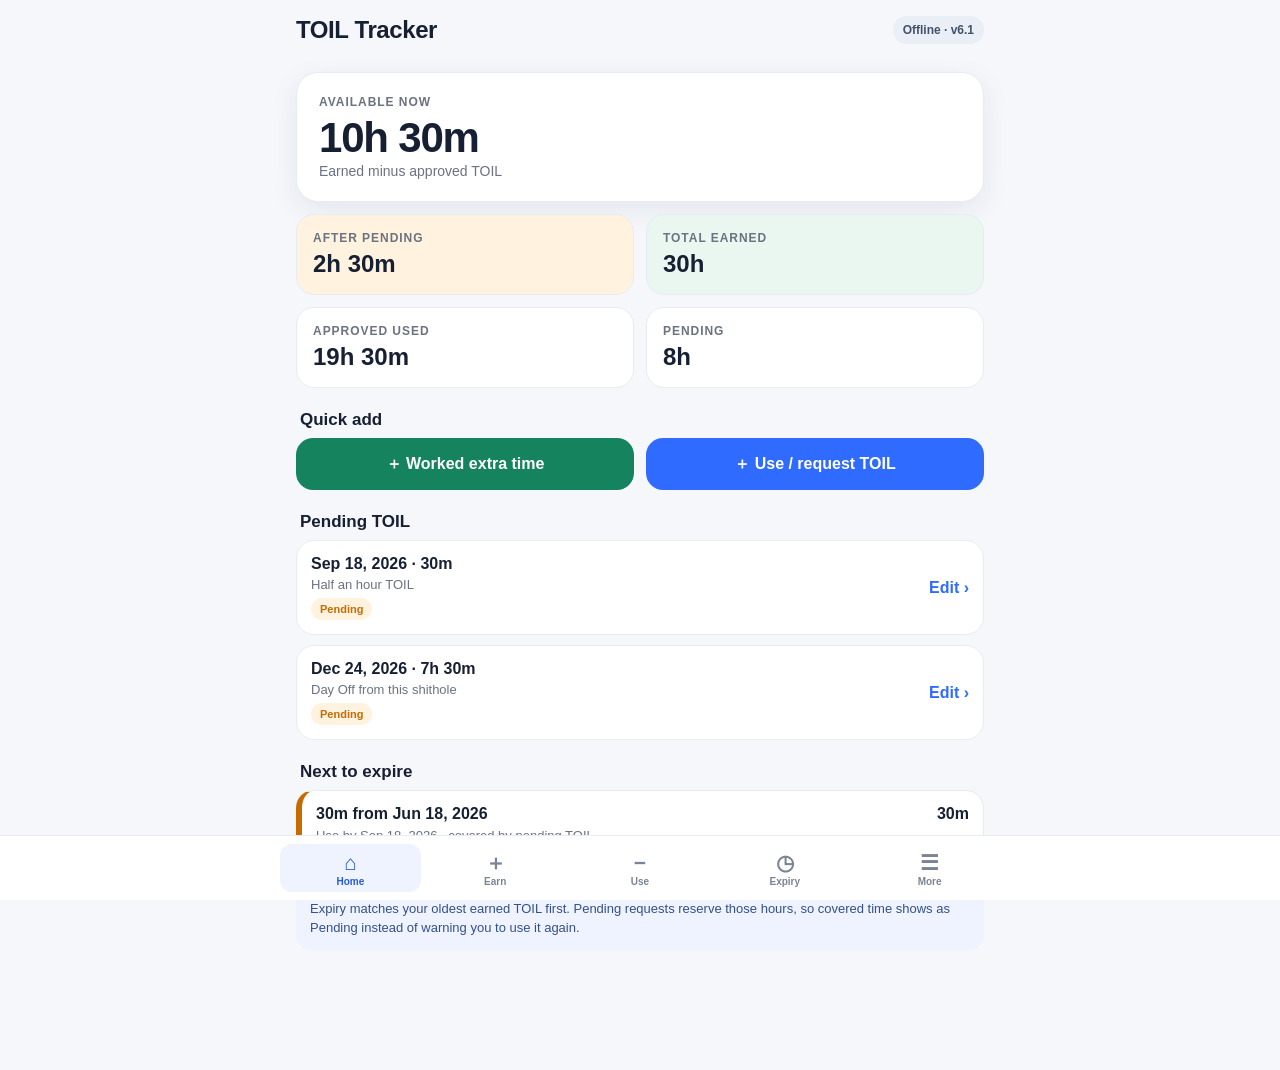
<file: index.html>
<!doctype html>
<html lang="en">
<head>
<meta charset="utf-8"><meta name="viewport" content="width=device-width,initial-scale=1,viewport-fit=cover">
<meta name="theme-color" content="#17324d">
<link rel="manifest" href="manifest.json">
<link rel="icon" href="icon.svg" type="image/svg+xml">
<title>TOIL Tracker</title>
<link rel="stylesheet" href="styles.css">
</head>
<body>
<div class="app">
  <header class="topbar"><div class="brand"><h1>TOIL Tracker</h1><div class="pill">Offline · v6.1</div></div></header>
  <main>
    <section id="home" class="screen active">
      <div class="card hero"><div class="eyebrow">Available now</div><div class="big" id="availableNow">—</div><div class="sub">Earned minus approved TOIL</div></div>
      <div class="grid2">
        <div class="metric orange"><div class="eyebrow">After pending</div><div class="v" id="afterPending">—</div></div>
        <div class="metric green"><div class="eyebrow">Total earned</div><div class="v" id="earnedTotal">—</div></div>
      </div>
      <div class="grid2" style="margin-top:12px">
        <div class="metric"><div class="eyebrow">Approved used</div><div class="v" id="approvedTotal">—</div></div>
        <div class="metric"><div class="eyebrow">Pending</div><div class="v" id="pendingTotal">—</div></div>
      </div>
      <div class="section-title">Quick add</div>
      <div class="quick">
        <button class="btn green" onclick="showScreen('earn')">＋ Worked extra time</button>
        <button class="btn primary" onclick="showScreen('take')">＋ Use / request TOIL</button>
      </div>
      <div class="section-title">Pending TOIL</div><div id="pendingHomeList" class="list"></div><div class="section-title">Next to expire</div><div id="nextExpiry"></div>
      <div class="notice">Expiry matches your oldest earned TOIL first. Pending requests reserve those hours, so covered time shows as Pending instead of warning you to use it again.</div>
    </section>

    <section id="earn" class="screen">
      <div class="card"><div class="section-title" style="margin-top:0">Log extra time worked</div>
      <form id="earnedForm">
        <label>Date<input id="earnDate" type="date" required></label>
        <div><label>Time worked</label><div class="duration">
          <label>Hours<input id="earnHours" type="number" min="0" max="24" inputmode="numeric"></label>
          <label>Minutes<input id="earnMinutes" type="number" min="0" max="59" inputmode="numeric"></label>
        </div></div>
        <div class="chips"><button type="button" class="chip" onclick="setDuration('earn',60)">1 hour</button><button type="button" class="chip" onclick="setDuration('earn',30)">30 min</button><button type="button" class="chip" onclick="setDuration('earn',450)">7h 30m</button></div>
        <label>What was it for? <span style="font-weight:400">(optional)</span><textarea id="earnNote" placeholder="e.g. QFTs"></textarea></label>
        <button class="btn green" type="submit">Save earned time</button>
      </form></div>
    </section>

    <section id="take" class="screen">
      <div class="card"><div class="section-title" id="takeFormTitle" style="margin-top:0">Log TOIL request / use</div>
      <form id="takenForm">
        <label>Date<input id="takeDate" type="date" required></label>
        <div><label>TOIL time</label><div class="duration">
          <label>Hours<input id="takeHours" type="number" min="0" max="24" inputmode="numeric"></label>
          <label>Minutes<input id="takeMinutes" type="number" min="0" max="59" inputmode="numeric"></label>
        </div></div>
        <div class="chips"><button type="button" class="chip" onclick="setDuration('take',450)">Full day · 7h 30m</button><button type="button" class="chip" onclick="setDuration('take',225)">Half day · 3h 45m</button><button type="button" class="chip" onclick="setDuration('take',60)">1 hour</button></div>
        <label>Status<select id="takeStatus"><option>Requested</option><option>Approved</option><option>Rejected</option><option>Cancelled</option></select></label>
        <label>Note <span style="font-weight:400">(optional)</span><textarea id="takeNote" placeholder="e.g. Day off"></textarea></label>
        <button class="btn primary" id="takeSubmitBtn" type="submit">Save TOIL entry</button><button class="btn ghost" id="cancelTakenEdit" type="button" onclick="cancelTakenEdit()" style="display:none">Cancel edit</button>
      </form></div>
    </section>

    <section id="expiry" class="screen">
      <div class="card"><div class="section-title" style="margin-top:0">3‑month expiry</div>
      <div class="sub">Green = 31+ days · Orange = 15–30 days · Red = 14 days or less.</div></div>
      <div id="expiryList" class="list"></div>
    </section>

    <section id="more" class="screen more-screen">
      <div class="card"><div class="section-title" style="margin-top:0">History</div><div class="history-controls"><select id="historySort" onchange="renderHistory()"><option value="newest" selected>Newest first</option><option value="oldest">Oldest first</option></select><select id="historyTypeFilter" onchange="renderHistory()"><option>All</option><option>Earned</option><option>TOIL</option></select><select id="historyStatusFilter" onchange="renderHistory()"><option>All</option><option>Requested</option><option>Approved</option><option>Rejected</option><option>Cancelled</option></select><input id="historySearch" type="search" placeholder="Search notes or dates…" oninput="renderHistory()"></div><div id="historyList" class="list"></div></div>

      <div class="card more-card overtime-card"><div class="section-title" style="margin-top:0">Overtime</div>
      <form id="overtimeForm">
        <label>Date<input id="otDate" type="date" required></label>
        <div class="duration"><label>Hours<input id="otHours" type="number" min="0" max="24" inputmode="numeric"></label><label>Minutes<input id="otMinutes" type="number" min="0" max="59" inputmode="numeric"></label></div>
        <label>Type<select id="otType"><option>Paid overtime</option><option>Saturday enhancement</option><option>Other</option></select></label>
        <label>Status<select id="otStatus"><option>To submit</option><option>Submitted</option><option>Approved</option><option>Paid</option><option>Logged</option></select></label>
        <label>Note<textarea id="otNote" placeholder="Optional"></textarea></label>
        <button class="btn secondary" type="submit">Save overtime</button>
      </form>
      <hr><div id="overtimeList" class="list"></div></div>

      <div class="card more-card data-card"><div class="section-title" style="margin-top:0">Data & updates</div>
        <div class="notice">Before installing a new build, download your data here. In the new build, use Upload data to restore everything.</div>
        <div class="quick" style="margin-top:12px"><button id="backupBtn" class="btn ghost">Download data</button><label class="btn ghost" style="text-align:center">Upload data<input id="restoreFile" type="file" accept=".json,application/json" style="display:none"></label></div>
        <button id="resetBtn" class="btn ghost" style="width:100%;margin-top:12px">Reset app data</button>
      </div>
    </section>
  </main>
</div>
<nav class="bottomnav"><div class="navinner">
  <button class="navbtn active" data-screen="home"><span>⌂</span>Home</button>
  <button class="navbtn" data-screen="earn"><span>＋</span>Earn</button>
  <button class="navbtn" data-screen="take"><span>−</span>Use</button>
  <button class="navbtn" data-screen="expiry"><span>◷</span>Expiry</button>
  <button class="navbtn" data-screen="more"><span>☰</span>More</button>
</div></nav>
<script src="app.js"></script>
</body></html>
</file>
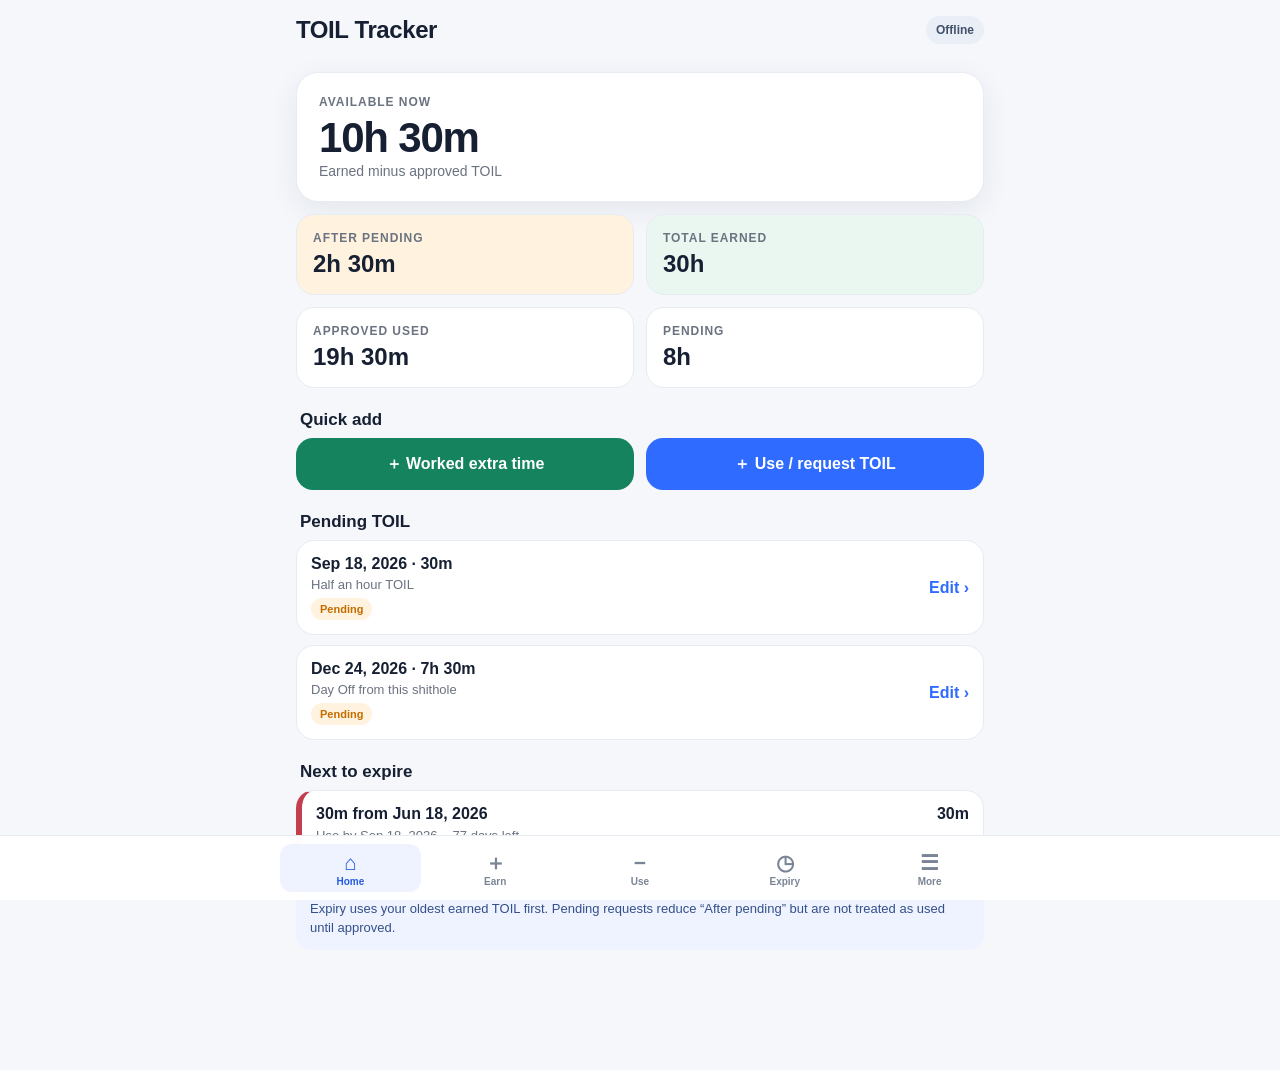
<file: TOIL_Tracker_Standalone.html>
<!doctype html>
<html lang="en">
<head>
<meta charset="utf-8"><meta name="viewport" content="width=device-width,initial-scale=1,viewport-fit=cover">
<meta name="theme-color" content="#17324d">


<title>TOIL Tracker</title>
<style>
:root{
  --bg:#f5f7fb;--card:#fff;--text:#172033;--muted:#6b7280;--line:#e7ebf2;
  --navy:#17324d;--blue:#2f6bff;--green:#16835f;--green-bg:#e9f7f0;
  --orange:#c56b00;--orange-bg:#fff3df;--red:#c33f50;--red-bg:#fdecef;
  --grey-bg:#f1f3f6;--shadow:0 8px 28px rgba(24,39,75,.08);--r:22px;
}
*{box-sizing:border-box}
html,body{margin:0;padding:0;background:var(--bg);color:var(--text);font-family:-apple-system,BlinkMacSystemFont,"Segoe UI",Roboto,Arial,sans-serif}
body{padding-bottom:96px}
.app{max-width:720px;margin:0 auto}
.topbar{position:sticky;top:0;z-index:20;background:rgba(245,247,251,.94);backdrop-filter:blur(16px);padding:16px 16px 8px}
.brand{display:flex;align-items:center;justify-content:space-between}
.brand h1{font-size:24px;margin:0;font-weight:800;letter-spacing:-.4px}
.pill{font-size:12px;font-weight:700;padding:7px 10px;border-radius:999px;background:#e9eef7;color:#42526a}
main{padding:8px 16px 24px}
.screen{display:none}.screen.active{display:block}
.card{background:var(--card);border:1px solid var(--line);border-radius:var(--r);box-shadow:var(--shadow);padding:18px;margin:12px 0}
.hero{padding:22px}
.eyebrow{font-size:12px;text-transform:uppercase;letter-spacing:.08em;color:var(--muted);font-weight:800}
.big{font-size:42px;line-height:1;font-weight:850;margin:8px 0 4px;letter-spacing:-1.2px}
.sub{color:var(--muted);font-size:14px}
.grid2{display:grid;grid-template-columns:1fr 1fr;gap:12px}
.metric{padding:16px;border-radius:18px;border:1px solid var(--line);background:#fff}
.metric .v{font-size:24px;font-weight:800;margin-top:5px}
.metric.green{background:var(--green-bg)}.metric.orange{background:var(--orange-bg)}
.section-title{font-size:17px;font-weight:800;margin:22px 4px 8px}
.quick{display:grid;grid-template-columns:1fr 1fr;gap:12px}
.btn{appearance:none;border:0;border-radius:17px;padding:15px 16px;font-size:16px;font-weight:800;cursor:pointer;min-height:52px}
.btn.primary{background:var(--blue);color:#fff}.btn.secondary{background:#eaf0ff;color:#204fc8}
.btn.green{background:var(--green);color:#fff}.btn.red{background:var(--red);color:#fff}
.btn.ghost{background:#fff;border:1px solid var(--line);color:var(--text)}
.btn.small{padding:9px 11px;min-height:0;font-size:13px;border-radius:12px}
form{display:grid;gap:12px}
label{font-size:13px;color:var(--muted);font-weight:700}
input,select,textarea{width:100%;border:1px solid #dfe4ec;border-radius:15px;background:#fff;padding:14px 14px;font-size:16px;color:var(--text);outline:none}
input:focus,select:focus,textarea:focus{border-color:#8aa8ff;box-shadow:0 0 0 3px #eaf0ff}
textarea{min-height:82px;resize:vertical}
.duration{display:grid;grid-template-columns:1fr 1fr;gap:10px}
.chips{display:flex;flex-wrap:wrap;gap:8px}
.chip{border:1px solid var(--line);background:#fff;padding:9px 12px;border-radius:999px;font-weight:750;font-size:13px;cursor:pointer}
.list{display:grid;gap:10px}
.item{background:#fff;border:1px solid var(--line);border-radius:18px;padding:14px 14px;display:grid;grid-template-columns:1fr auto;gap:10px}
.item-title{font-weight:800}.item-meta{font-size:13px;color:var(--muted);margin-top:4px;line-height:1.4}
.amount{font-size:16px;font-weight:850;text-align:right;white-space:nowrap}
.badge{display:inline-block;border-radius:999px;padding:5px 9px;font-size:11px;font-weight:850;margin-top:6px}
.badge.green{background:var(--green-bg);color:var(--green)}.badge.orange{background:var(--orange-bg);color:var(--orange)}
.badge.red{background:var(--red-bg);color:var(--red)}.badge.grey{background:var(--grey-bg);color:#667085}
.expiry{border-left:6px solid transparent}.expiry.green{border-left-color:var(--green)}.expiry.orange{border-left-color:var(--orange)}.expiry.red{border-left-color:var(--red)}.expiry.grey{border-left-color:#b4bbc5}
.bottomnav{position:fixed;left:0;right:0;bottom:0;z-index:30;background:rgba(255,255,255,.96);backdrop-filter:blur(18px);border-top:1px solid var(--line);padding:8px 8px max(8px,env(safe-area-inset-bottom))}
.navinner{max-width:720px;margin:0 auto;display:grid;grid-template-columns:repeat(5,1fr);gap:4px}
.navbtn{border:0;background:transparent;padding:7px 2px 5px;border-radius:12px;color:#7a8494;font-size:10px;font-weight:800}
.navbtn span{display:block;font-size:21px;line-height:1.1;margin-bottom:2px}
.navbtn.active{background:#eef3ff;color:#265bdd}
.empty{text-align:center;color:var(--muted);padding:24px 10px}
.notice{font-size:13px;background:#eef3ff;color:#34508a;border-radius:15px;padding:12px 14px;line-height:1.45}
.row-actions{display:flex;gap:8px;justify-content:flex-end;margin-top:10px}
hr{border:0;border-top:1px solid var(--line);margin:18px 0}
@media(max-width:390px){.big{font-size:38px}.quick{grid-template-columns:1fr}.grid2{gap:8px}.metric{padding:14px}.metric .v{font-size:21px}}

.history-controls{display:grid;grid-template-columns:1fr 1fr;gap:10px;margin:10px 0 14px}.history-controls input{grid-column:1/-1}@media(max-width:420px){.history-controls{grid-template-columns:1fr}.history-controls input{grid-column:auto}}

.pending-card{
  width:100%;text-align:left;background:#fff;border:1px solid var(--line);border-radius:18px;
  padding:14px;display:grid;grid-template-columns:1fr auto;gap:10px;align-items:center;
  color:var(--text);box-shadow:none;font:inherit;cursor:pointer
}
.pending-title{font-weight:800;font-size:16px}
.pending-note{font-size:13px;color:var(--muted);margin-top:4px}
.pending-edit{font-weight:800;color:var(--blue);white-space:nowrap}
.tap-edit{cursor:pointer}
</style>
</head>
<body>
<div class="app">
  <header class="topbar"><div class="brand"><h1>TOIL Tracker</h1><div class="pill">Offline</div></div></header>
  <main>
    <section id="home" class="screen active">
      <div class="card hero"><div class="eyebrow">Available now</div><div class="big" id="availableNow">—</div><div class="sub">Earned minus approved TOIL</div></div>
      <div class="grid2">
        <div class="metric orange"><div class="eyebrow">After pending</div><div class="v" id="afterPending">—</div></div>
        <div class="metric green"><div class="eyebrow">Total earned</div><div class="v" id="earnedTotal">—</div></div>
      </div>
      <div class="grid2" style="margin-top:12px">
        <div class="metric"><div class="eyebrow">Approved used</div><div class="v" id="approvedTotal">—</div></div>
        <div class="metric"><div class="eyebrow">Pending</div><div class="v" id="pendingTotal">—</div></div>
      </div>
      <div class="section-title">Quick add</div>
      <div class="quick">
        <button class="btn green" onclick="showScreen('earn')">＋ Worked extra time</button>
        <button class="btn primary" onclick="showScreen('take')">＋ Use / request TOIL</button>
      </div>
      <div class="section-title">Pending TOIL</div><div id="pendingHomeList" class="list"></div><div class="section-title">Next to expire</div><div id="nextExpiry"></div>
      <div class="notice">Expiry uses your oldest earned TOIL first. Pending requests reduce “After pending” but are not treated as used until approved.</div>
    </section>

    <section id="earn" class="screen">
      <div class="card"><div class="section-title" style="margin-top:0">Log extra time worked</div>
      <form id="earnedForm">
        <label>Date<input id="earnDate" type="date" required></label>
        <div><label>Time worked</label><div class="duration">
          <label>Hours<input id="earnHours" type="number" min="0" max="24" inputmode="numeric"></label>
          <label>Minutes<input id="earnMinutes" type="number" min="0" max="59" inputmode="numeric"></label>
        </div></div>
        <div class="chips"><button type="button" class="chip" onclick="setDuration('earn',60)">1 hour</button><button type="button" class="chip" onclick="setDuration('earn',30)">30 min</button><button type="button" class="chip" onclick="setDuration('earn',450)">7h 30m</button></div>
        <label>What was it for? <span style="font-weight:400">(optional)</span><textarea id="earnNote" placeholder="e.g. QFTs"></textarea></label>
        <button class="btn green" type="submit">Save earned time</button>
      </form></div>
    </section>

    <section id="take" class="screen">
      <div class="card"><div class="section-title" id="takeFormTitle" style="margin-top:0">Log TOIL request / use</div>
      <form id="takenForm">
        <label>Date<input id="takeDate" type="date" required></label>
        <div><label>TOIL time</label><div class="duration">
          <label>Hours<input id="takeHours" type="number" min="0" max="24" inputmode="numeric"></label>
          <label>Minutes<input id="takeMinutes" type="number" min="0" max="59" inputmode="numeric"></label>
        </div></div>
        <div class="chips"><button type="button" class="chip" onclick="setDuration('take',450)">Full day · 7h 30m</button><button type="button" class="chip" onclick="setDuration('take',225)">Half day · 3h 45m</button><button type="button" class="chip" onclick="setDuration('take',60)">1 hour</button></div>
        <label>Status<select id="takeStatus"><option>Requested</option><option>Approved</option><option>Rejected</option><option>Cancelled</option></select></label>
        <label>Note <span style="font-weight:400">(optional)</span><textarea id="takeNote" placeholder="e.g. Day off"></textarea></label>
        <button class="btn primary" id="takeSubmitBtn" type="submit">Save TOIL entry</button><button class="btn ghost" id="cancelTakenEdit" type="button" onclick="cancelTakenEdit()" style="display:none">Cancel edit</button>
      </form></div>
    </section>

    <section id="expiry" class="screen">
      <div class="card"><div class="section-title" style="margin-top:0">3‑month expiry</div>
      <div class="sub">Green = 31+ days · Orange = 15–30 days · Red = 14 days or less.</div></div>
      <div id="expiryList" class="list"></div>
    </section>

    <section id="more" class="screen">
      <div class="card"><div class="section-title" style="margin-top:0">History</div><div class="history-controls"><select id="historySort" onchange="renderHistory()"><option value="newest" selected>Newest first</option><option value="oldest">Oldest first</option></select><select id="historyTypeFilter" onchange="renderHistory()"><option>All</option><option>Earned</option><option>TOIL</option></select><select id="historyStatusFilter" onchange="renderHistory()"><option>All</option><option>Requested</option><option>Approved</option><option>Rejected</option><option>Cancelled</option></select><input id="historySearch" type="search" placeholder="Search notes or dates…" oninput="renderHistory()"></div><div id="historyList" class="list"></div></div>

      <div class="card"><div class="section-title" style="margin-top:0">Overtime</div>
      <form id="overtimeForm">
        <label>Date<input id="otDate" type="date" required></label>
        <div class="duration"><label>Hours<input id="otHours" type="number" min="0" max="24" inputmode="numeric"></label><label>Minutes<input id="otMinutes" type="number" min="0" max="59" inputmode="numeric"></label></div>
        <label>Type<select id="otType"><option>Paid overtime</option><option>Saturday enhancement</option><option>Other</option></select></label>
        <label>Status<select id="otStatus"><option>To submit</option><option>Submitted</option><option>Approved</option><option>Paid</option><option>Logged</option></select></label>
        <label>Note<textarea id="otNote" placeholder="Optional"></textarea></label>
        <button class="btn secondary" type="submit">Save overtime</button>
      </form>
      <hr><div id="overtimeList" class="list"></div></div>

      <div class="card"><div class="section-title" style="margin-top:0">Data & updates</div>
        <div class="notice">Before installing a new build, download your data here. In the new build, use Upload data to restore everything.</div>
        <div class="quick" style="margin-top:12px"><button id="backupBtn" class="btn ghost">Download data</button><label class="btn ghost" style="text-align:center">Upload data<input id="restoreFile" type="file" accept=".json,application/json" style="display:none"></label></div>
        <button id="resetBtn" class="btn ghost" style="width:100%;margin-top:12px">Reset app data</button>
      </div>
    </section>
  </main>
</div>
<nav class="bottomnav"><div class="navinner">
  <button class="navbtn active" data-screen="home"><span>⌂</span>Home</button>
  <button class="navbtn" data-screen="earn"><span>＋</span>Earn</button>
  <button class="navbtn" data-screen="take"><span>−</span>Use</button>
  <button class="navbtn" data-screen="expiry"><span>◷</span>Expiry</button>
  <button class="navbtn" data-screen="more"><span>☰</span>More</button>
</div></nav>
<script>
const DEFAULT_DATA = {"version": 1, "settings": {"fullDayMinutes": 450, "expiryMonths": 3}, "earned": [{"id": "e1", "date": "2026-05-07", "minutes": 60, "note": "Helping ML w/ E and Flow E2E testing"}, {"id": "e2", "date": "2026-05-08", "minutes": 60, "note": "QFTs"}, {"id": "e3", "date": "2026-05-12", "minutes": 60, "note": "QFTs"}, {"id": "e4", "date": "2026-05-16", "minutes": 240, "note": "Saturday work – time in lieu"}, {"id": "e5", "date": "2026-05-19", "minutes": 60, "note": "QFTs"}, {"id": "e6", "date": "2026-06-02", "minutes": 60, "note": "QFTs"}, {"id": "e7", "date": "2026-06-03", "minutes": 60, "note": "QFTs"}, {"id": "e8", "date": "2026-06-06", "minutes": 240, "note": "Saturday work – time in lieu"}, {"id": "e9", "date": "2026-06-08", "minutes": 60, "note": "QFTs"}, {"id": "e10", "date": "2026-06-09", "minutes": 60, "note": "QFTs"}, {"id": "e11", "date": "2026-06-10", "minutes": 60, "note": "QFTs"}, {"id": "e12", "date": "2026-06-11", "minutes": 60, "note": "Helping ML w/ Flow E2E evidence"}, {"id": "e13", "date": "2026-06-16", "minutes": 60, "note": "QFTs"}, {"id": "e14", "date": "2026-06-18", "minutes": 60, "note": "QFTs"}, {"id": "e15", "date": "2026-07-07", "minutes": 60, "note": "QFTs"}, {"id": "e16", "date": "2026-07-08", "minutes": 60, "note": "QFTs"}, {"id": "e17", "date": "2026-07-11", "minutes": 240, "note": "Saturday work – QFTs / time in lieu"}, {"id": "e18", "date": "2026-07-17", "minutes": 60, "note": "QFTs"}, {"id": "e19", "date": "2026-08-25", "minutes": 60, "note": "QFTs"}, {"id": "e20", "date": "2026-08-27", "minutes": 60, "note": "QFTs"}, {"id": "e21", "date": "2026-09-08", "minutes": 60, "note": "QFTs"}], "taken": [{"id": "t1", "date": "2026-07-21", "minutes": 450, "status": "Approved", "note": "Full TOIL day"}, {"id": "t2", "date": "2026-07-22", "minutes": 450, "status": "Approved", "note": "Full TOIL day"}, {"id": "t3", "date": "2026-08-18", "minutes": 450, "status": "Rejected", "note": "Time Owing request"}, {"id": "t4", "date": "2026-09-02", "minutes": 450, "status": "Rejected", "note": "Time Owing request"}, {"id": "t5", "date": "2026-09-07", "minutes": 270, "status": "Approved", "note": "Phased return day"}, {"id": "t6", "date": "2026-12-24", "minutes": 450, "status": "Requested", "note": "Day Off from this shithole"},{"id":"t7","date":"2026-09-18","minutes":30,"status":"Requested","note":"Half an hour TOIL"}], "overtime": [{"id": "o1", "date": "2026-05-16", "minutes": 240, "type": "Saturday enhancement", "status": "To submit", "note": "30% additional"}, {"id": "o2", "date": "2026-06-06", "minutes": 240, "type": "Saturday enhancement", "status": "To submit", "note": "30% additional"}, {"id": "o3", "date": "2026-06-12", "minutes": 30, "type": "Paid overtime", "status": "Logged", "note": "AS overtime"}, {"id": "o4", "date": "2026-07-11", "minutes": 240, "type": "Saturday enhancement", "status": "To submit", "note": "30% additional – QFTs"}]};
const KEY = 'toil_tracker_v1';

function clone(x){ return JSON.parse(JSON.stringify(x)); }
function loadData(){
  const raw = localStorage.getItem(KEY);
  if(!raw){ localStorage.setItem(KEY, JSON.stringify(DEFAULT_DATA)); return clone(DEFAULT_DATA); }
  try{ return JSON.parse(raw); }catch(e){ return clone(DEFAULT_DATA); }
}
let data = loadData();
function save(){ localStorage.setItem(KEY, JSON.stringify(data)); renderAll(); }

function uid(prefix){ return prefix + Date.now().toString(36) + Math.random().toString(36).slice(2,6); }
function pad(n){ return String(n).padStart(2,'0'); }
function todayISO(){ const d=new Date(); return `${d.getFullYear()}-${pad(d.getMonth()+1)}-${pad(d.getDate())}`; }
function fmtDate(s){ if(!s) return ''; const d=new Date(s+'T12:00:00'); return d.toLocaleDateString(undefined,{day:'numeric',month:'short',year:'numeric'}); }
function fmtMinutes(m){
  m=Math.round(Number(m)||0); const h=Math.floor(m/60), min=m%60;
  if(h && min) return `${h}h ${pad(min)}m`; if(h) return `${h}h`; return `${min}m`;
}
function toMinutes(h,m){ return Math.max(0, (parseInt(h||0)*60)+(parseInt(m||0))); }
function addMonthsISO(dateStr, months){
  const [y,mo,d]=dateStr.split('-').map(Number);
  const target = new Date(y, mo-1+months, 1, 12);
  const last = new Date(target.getFullYear(), target.getMonth()+1, 0, 12).getDate();
  target.setDate(Math.min(d,last));
  return `${target.getFullYear()}-${pad(target.getMonth()+1)}-${pad(target.getDate())}`;
}
function daysBetween(aISO,bISO){
  const a=new Date(aISO+'T12:00:00'), b=new Date(bISO+'T12:00:00');
  return Math.ceil((a-b)/86400000);
}
function approvedUsed(){ return data.taken.filter(x=>x.status==='Approved').reduce((s,x)=>s+x.minutes,0); }
function pendingUsed(){ return data.taken.filter(x=>x.status==='Requested').reduce((s,x)=>s+x.minutes,0); }
function totalEarned(){ return data.earned.reduce((s,x)=>s+x.minutes,0); }
function availableNow(){ return totalEarned()-approvedUsed(); }
function afterPending(){ return availableNow()-pendingUsed(); }

function expiryRows(){
  const rows=[...data.earned].sort((a,b)=>a.date.localeCompare(b.date));
  let used=approvedUsed();
  const today=todayISO();
  return rows.map(e=>{
    const consumed=Math.min(e.minutes, Math.max(0, used));
    used-=consumed;
    const remaining=e.minutes-consumed;
    const useBy=addMonthsISO(e.date,data.settings.expiryMonths||3);
    let days=remaining?daysBetween(useBy,today):null;
    let status='Used', cls='grey';
    if(remaining){
      if(days<0){status='Expired';cls='red';}
      else if(days<=14){status='Use now';cls='red';}
      else if(days<=30){status='Use soon';cls='orange';}
      else{status='Plenty of time';cls='green';}
    }
    return {...e,remaining,useBy,days,status,cls};
  });
}


function pendingRequestsSorted(){
  return data.taken
    .filter(x=>x.status==='Requested')
    .sort((a,b)=>a.date.localeCompare(b.date));
}

function renderPendingHome(){
  const el=document.getElementById('pendingHomeList');
  if(!el) return;
  const rows=pendingRequestsSorted();
  el.innerHTML = rows.length ? rows.map(x=>`
    <button class="pending-card" type="button" onclick="editTaken('${x.id}')">
      <div>
        <div class="pending-title">${fmtDate(x.date)} · ${fmtMinutes(x.minutes)}</div>
        <div class="pending-note">${x.note||'Pending TOIL'}</div>
        <span class="badge orange">Pending</span>
      </div>
      <div class="pending-edit">Edit ›</div>
    </button>
  `).join('') : '<div class="empty">No pending TOIL requests.</div>';
}

function renderHome(){
  document.getElementById('availableNow').textContent=fmtMinutes(availableNow());
  document.getElementById('afterPending').textContent=fmtMinutes(afterPending());
  document.getElementById('earnedTotal').textContent=fmtMinutes(totalEarned());
  document.getElementById('approvedTotal').textContent=fmtMinutes(approvedUsed());
  document.getElementById('pendingTotal').textContent=fmtMinutes(pendingUsed());

  const live=expiryRows().filter(x=>x.remaining>0).sort((a,b)=>a.useBy.localeCompare(b.useBy));
  const n=document.getElementById('nextExpiry');
  if(live.length){
    const x=live[0];
    n.innerHTML=`<div class="item expiry ${x.cls}"><div><div class="item-title">${fmtMinutes(x.remaining)} from ${fmtDate(x.date)}</div><div class="item-meta">Use by ${fmtDate(x.useBy)}${x.days!==null?` · ${x.days} days left`:''}</div><span class="badge ${x.cls}">${x.status}</span></div><div class="amount">${fmtMinutes(x.remaining)}</div></div>`;
  } else n.innerHTML='<div class="empty">No unused earned TOIL.</div>';
}

function renderExpiry(){
  const rows=expiryRows();
  const el=document.getElementById('expiryList');
  el.innerHTML=rows.length?rows.map(x=>`
    <div class="item expiry ${x.cls}">
      <div>
        <div class="item-title">Earned ${fmtDate(x.date)}</div>
        <div class="item-meta">Use by ${fmtDate(x.useBy)} · earned ${fmtMinutes(x.minutes)}</div>
        <span class="badge ${x.cls}">${x.status}</span>
      </div>
      <div class="amount">${fmtMinutes(x.remaining)} left</div>
    </div>`).join(''):'<div class="empty">No earned TOIL yet.</div>';
}

function statusClass(s){
  if(s==='Approved')return 'green'; if(s==='Requested')return 'orange'; if(s==='Rejected'||s==='Cancelled')return 'grey'; return 'grey';
}
function filteredHistory(){
  let all=[
    ...data.earned.map(x=>({kind:'Earned',...x})),
    ...data.taken.map(x=>({kind:'TOIL',...x}))
  ];
  const kind=document.getElementById('historyTypeFilter')?.value||'All';
  const status=document.getElementById('historyStatusFilter')?.value||'All';
  const sort=document.getElementById('historySort')?.value||'newest';
  const q=(document.getElementById('historySearch')?.value||'').trim().toLowerCase();
  if(kind!=='All') all=all.filter(x=>x.kind===kind);
  if(status!=='All') all=all.filter(x=>x.kind==='TOIL'&&x.status===status);
  if(q) all=all.filter(x=>(x.note||'').toLowerCase().includes(q)||fmtDate(x.date).toLowerCase().includes(q)||x.kind.toLowerCase().includes(q)||(x.status||'').toLowerCase().includes(q));
  all.sort((a,b)=>sort==='oldest'?a.date.localeCompare(b.date):b.date.localeCompare(a.date));
  return all;
}
function renderHistory(){
  const all=filteredHistory();
  document.getElementById('historyList').innerHTML=all.length?all.map(x=>`
    <div class="item">
      <div>
        <div class="item-title">${x.kind==='Earned'?'Earned':'TOIL'} · ${fmtDate(x.date)}</div>
        <div class="item-meta">${x.note||''}</div>
        ${x.kind==='TOIL'?`<div style="margin-top:9px"><label style="display:block;margin-bottom:5px">Status</label><select onchange="updateTakenStatus('${x.id}', this.value)" style="padding:10px 12px;border-radius:12px">${['Requested','Approved','Rejected','Cancelled'].map(s=>`<option ${x.status===s?'selected':''}>${s}</option>`).join('')}</select></div>`:''}
      </div>
      <div><div class="amount">${x.kind==='Earned'?'+':'−'}${fmtMinutes(x.minutes)}</div><div class="row-actions">${x.kind==='TOIL'?`<button class="btn small ghost" onclick="editTaken('${x.id}')">Edit</button>`:''}<button class="btn small ghost" onclick="deleteEntry('${x.kind}','${x.id}')">Delete</button></div></div>
    </div>`).join(''):'<div class="empty">No entries match those filters.</div>';
}
function updateTakenStatus(id,status){const item=data.taken.find(x=>x.id===id);if(!item)return;item.status=status;save();}
window.updateTakenStatus=updateTakenStatus;
let editingTakenId=null;
function editTaken(id){
  const item=data.taken.find(x=>x.id===id);if(!item)return;
  editingTakenId=id;takeDate.value=item.date;setDuration('take',item.minutes);takeStatus.value=item.status;takeNote.value=item.note||'';
  document.getElementById('takeFormTitle').textContent='Edit TOIL entry';document.getElementById('takeSubmitBtn').textContent='Save changes';document.getElementById('cancelTakenEdit').style.display='block';showScreen('take');
}
window.editTaken=editTaken;
function cancelTakenEdit(){
  editingTakenId=null;takenForm.reset();takeDate.value=todayISO();setDuration('take',data.settings.fullDayMinutes||450);takeStatus.value='Requested';
  document.getElementById('takeFormTitle').textContent='Log TOIL request / use';document.getElementById('takeSubmitBtn').textContent='Save TOIL entry';document.getElementById('cancelTakenEdit').style.display='none';
}
window.cancelTakenEdit=cancelTakenEdit;

function renderOvertime(){
  const el=document.getElementById('overtimeList');
  const rows=[...data.overtime].sort((a,b)=>b.date.localeCompare(a.date));
  el.innerHTML=rows.length?rows.map(x=>`
    <div class="item"><div><div class="item-title">${x.type} · ${fmtDate(x.date)}</div>
    <div class="item-meta">${x.status}${x.note?' · '+x.note:''}</div></div>
    <div><div class="amount">${fmtMinutes(x.minutes)}</div>
    <div class="row-actions"><button class="btn small ghost" onclick="deleteOvertime('${x.id}')">Delete</button></div></div></div>`).join(''):'<div class="empty">No overtime logged.</div>';
}

function renderAll(){ renderHome(); renderPendingHome(); renderExpiry(); renderHistory(); renderOvertime(); }

function showScreen(id){
  document.querySelectorAll('.screen').forEach(x=>x.classList.remove('active'));
  document.getElementById(id).classList.add('active');
  document.querySelectorAll('.navbtn').forEach(x=>x.classList.toggle('active',x.dataset.screen===id));
  window.scrollTo({top:0,behavior:'instant'});
}
window.showScreen=showScreen;
document.querySelectorAll('.navbtn').forEach(b=>b.addEventListener('click',()=>showScreen(b.dataset.screen)));

function setDuration(prefix,mins){
  document.getElementById(prefix+'Hours').value=Math.floor(mins/60);
  document.getElementById(prefix+'Minutes').value=mins%60;
}
window.setDuration=setDuration;

document.getElementById('earnedForm').addEventListener('submit',e=>{
  e.preventDefault();
  const minutes=toMinutes(earnHours.value,earnMinutes.value);
  if(!minutes) return alert('Enter some time.');
  data.earned.push({id:uid('e'),date:earnDate.value,minutes,note:earnNote.value.trim()});
  save(); e.target.reset(); earnDate.value=todayISO(); setDuration('earn',60); showScreen('home');
});
document.getElementById('takenForm').addEventListener('submit',e=>{
  e.preventDefault();
  const minutes=toMinutes(takeHours.value,takeMinutes.value);
  if(!minutes) return alert('Enter some time.');
  if(editingTakenId){
    const item=data.taken.find(x=>x.id===editingTakenId);
    if(item){item.date=takeDate.value;item.minutes=minutes;item.status=takeStatus.value;item.note=takeNote.value.trim();}
  } else {
    data.taken.push({id:uid('t'),date:takeDate.value,minutes,status:takeStatus.value,note:takeNote.value.trim()});
  }
  save();cancelTakenEdit();showScreen('home');
});
document.getElementById('overtimeForm').addEventListener('submit',e=>{
  e.preventDefault();
  const minutes=toMinutes(otHours.value,otMinutes.value);
  if(!minutes)return alert('Enter some time.');
  data.overtime.push({id:uid('o'),date:otDate.value,minutes,type:otType.value,status:otStatus.value,note:otNote.value.trim()});
  save();e.target.reset();otDate.value=todayISO();setDuration('ot',60);renderOvertime();
});

function deleteEntry(kind,id){
  if(!confirm('Delete this entry?'))return;
  if(kind==='Earned') data.earned=data.earned.filter(x=>x.id!==id);
  else data.taken=data.taken.filter(x=>x.id!==id);
  save();
}
function deleteOvertime(id){ if(confirm('Delete this overtime entry?')){data.overtime=data.overtime.filter(x=>x.id!==id);save();} }
window.deleteEntry=deleteEntry; window.deleteOvertime=deleteOvertime;

document.getElementById('backupBtn').addEventListener('click',()=>{
  const blob=new Blob([JSON.stringify(data,null,2)],{type:'application/json'});
  const a=document.createElement('a');a.href=URL.createObjectURL(blob);a.download='toil-tracker-data.json';a.click();URL.revokeObjectURL(a.href);
});
document.getElementById('restoreFile').addEventListener('change',async e=>{
  const f=e.target.files[0]; if(!f)return;
  try{
    const obj=JSON.parse(await f.text());
    if(!Array.isArray(obj.earned)||!Array.isArray(obj.taken)) throw new Error(); if(!Array.isArray(obj.overtime)) obj.overtime=[]; if(!obj.settings) obj.settings={fullDayMinutes:450,expiryMonths:3};
    data=obj; save(); alert('Backup restored.');
  }catch{alert('That backup file could not be read.');}
  e.target.value='';
});
document.getElementById('resetBtn').addEventListener('click',()=>{
  if(confirm('Reset the app back to the original preloaded data?')){data=clone(DEFAULT_DATA);save();}
});

['earnDate','takeDate','otDate'].forEach(id=>document.getElementById(id).value=todayISO());
setDuration('earn',60); setDuration('take',450); setDuration('ot',60);
renderAll();

if('serviceWorker' in navigator && location.protocol.startsWith('http')) {
  navigator.serviceWorker.register('./sw.js').catch(()=>{});
}
</script>
</body></html>
</file>
<file: styles.css>
:root{
  --bg:#f5f7fb;--card:#fff;--text:#172033;--muted:#6b7280;--line:#e7ebf2;
  --navy:#17324d;--blue:#2f6bff;--green:#16835f;--green-bg:#e9f7f0;
  --orange:#c56b00;--orange-bg:#fff3df;--red:#c33f50;--red-bg:#fdecef;
  --grey-bg:#f1f3f6;--shadow:0 8px 28px rgba(24,39,75,.08);--r:22px;
}
*{box-sizing:border-box}
html,body{margin:0;padding:0;background:var(--bg);color:var(--text);font-family:-apple-system,BlinkMacSystemFont,"Segoe UI",Roboto,Arial,sans-serif}
body{padding-bottom:96px}
.app{max-width:720px;margin:0 auto}
.topbar{position:sticky;top:0;z-index:20;background:rgba(245,247,251,.94);backdrop-filter:blur(16px);padding:16px 16px 8px}
.brand{display:flex;align-items:center;justify-content:space-between}
.brand h1{font-size:24px;margin:0;font-weight:800;letter-spacing:-.4px}
.pill{font-size:12px;font-weight:700;padding:7px 10px;border-radius:999px;background:#e9eef7;color:#42526a}
main{padding:8px 16px 24px}
.screen{display:none}.screen.active{display:block}
.card{background:var(--card);border:1px solid var(--line);border-radius:var(--r);box-shadow:var(--shadow);padding:18px;margin:12px 0}
.hero{padding:22px}
.eyebrow{font-size:12px;text-transform:uppercase;letter-spacing:.08em;color:var(--muted);font-weight:800}
.big{font-size:42px;line-height:1;font-weight:850;margin:8px 0 4px;letter-spacing:-1.2px}
.sub{color:var(--muted);font-size:14px}
.grid2{display:grid;grid-template-columns:1fr 1fr;gap:12px}
.metric{padding:16px;border-radius:18px;border:1px solid var(--line);background:#fff}
.metric .v{font-size:24px;font-weight:800;margin-top:5px}
.metric.green{background:var(--green-bg)}.metric.orange{background:var(--orange-bg)}
.section-title{font-size:17px;font-weight:800;margin:22px 4px 8px}
.quick{display:grid;grid-template-columns:1fr 1fr;gap:12px}
.btn{appearance:none;border:0;border-radius:17px;padding:15px 16px;font-size:16px;font-weight:800;cursor:pointer;min-height:52px}
.btn.primary{background:var(--blue);color:#fff}.btn.secondary{background:#eaf0ff;color:#204fc8}
.btn.green{background:var(--green);color:#fff}.btn.red{background:var(--red);color:#fff}
.btn.ghost{background:#fff;border:1px solid var(--line);color:var(--text)}
.btn.small{padding:9px 11px;min-height:0;font-size:13px;border-radius:12px}
form{display:grid;gap:12px}
label{font-size:13px;color:var(--muted);font-weight:700}
input,select,textarea{width:100%;border:1px solid #dfe4ec;border-radius:15px;background:#fff;padding:14px 14px;font-size:16px;color:var(--text);outline:none}
input:focus,select:focus,textarea:focus{border-color:#8aa8ff;box-shadow:0 0 0 3px #eaf0ff}
textarea{min-height:82px;resize:vertical}
.duration{display:grid;grid-template-columns:1fr 1fr;gap:10px}
.chips{display:flex;flex-wrap:wrap;gap:8px}
.chip{border:1px solid var(--line);background:#fff;padding:9px 12px;border-radius:999px;font-weight:750;font-size:13px;cursor:pointer}
.list{display:grid;gap:10px}
.item{background:#fff;border:1px solid var(--line);border-radius:18px;padding:14px 14px;display:grid;grid-template-columns:1fr auto;gap:10px}
.item-title{font-weight:800}.item-meta{font-size:13px;color:var(--muted);margin-top:4px;line-height:1.4}
.amount{font-size:16px;font-weight:850;text-align:right;white-space:nowrap}
.badge{display:inline-block;border-radius:999px;padding:5px 9px;font-size:11px;font-weight:850;margin-top:6px}
.badge.green{background:var(--green-bg);color:var(--green)}.badge.orange{background:var(--orange-bg);color:var(--orange)}
.badge.red{background:var(--red-bg);color:var(--red)}.badge.grey{background:var(--grey-bg);color:#667085}
.expiry{border-left:6px solid transparent}.expiry.green{border-left-color:var(--green)}.expiry.orange{border-left-color:var(--orange)}.expiry.red{border-left-color:var(--red)}.expiry.grey{border-left-color:#b4bbc5}
.bottomnav{position:fixed;left:0;right:0;bottom:0;z-index:30;background:rgba(255,255,255,.96);backdrop-filter:blur(18px);border-top:1px solid var(--line);padding:8px 8px max(8px,env(safe-area-inset-bottom))}
.navinner{max-width:720px;margin:0 auto;display:grid;grid-template-columns:repeat(5,1fr);gap:4px}
.navbtn{border:0;background:transparent;padding:7px 2px 5px;border-radius:12px;color:#7a8494;font-size:10px;font-weight:800}
.navbtn span{display:block;font-size:21px;line-height:1.1;margin-bottom:2px}
.navbtn.active{background:#eef3ff;color:#265bdd}
.empty{text-align:center;color:var(--muted);padding:24px 10px}
.notice{font-size:13px;background:#eef3ff;color:#34508a;border-radius:15px;padding:12px 14px;line-height:1.45}
.row-actions{display:flex;gap:8px;justify-content:flex-end;margin-top:10px}
hr{border:0;border-top:1px solid var(--line);margin:18px 0}
@media(max-width:390px){.big{font-size:38px}.quick{grid-template-columns:1fr}.grid2{gap:8px}.metric{padding:14px}.metric .v{font-size:21px}}

.history-controls{display:grid;grid-template-columns:1fr 1fr;gap:10px;margin:10px 0 14px}.history-controls input{grid-column:1/-1}@media(max-width:420px){.history-controls{grid-template-columns:1fr}.history-controls input{grid-column:auto}}

.pending-card{
  width:100%;text-align:left;background:#fff;border:1px solid var(--line);border-radius:18px;
  padding:14px;display:grid;grid-template-columns:1fr auto;gap:10px;align-items:center;
  color:var(--text);box-shadow:none;font:inherit;cursor:pointer
}
.pending-title{font-weight:800;font-size:16px}
.pending-note{font-size:13px;color:var(--muted);margin-top:4px}
.pending-edit{font-weight:800;color:var(--blue);white-space:nowrap}
.tap-edit{cursor:pointer}

.history-item{position:relative;overflow:hidden}
.history-item::before{content:"";position:absolute;left:0;top:0;bottom:0;width:6px}
.history-earned,.history-approved{background:linear-gradient(90deg,var(--green-bg),#fff 40%)}
.history-earned::before,.history-approved::before{background:var(--green)}
.history-requested{background:linear-gradient(90deg,var(--orange-bg),#fff 40%)}
.history-requested::before{background:var(--orange)}
.history-rejected{background:linear-gradient(90deg,var(--grey-bg),#fff 40%)}
.history-rejected::before{background:#9aa3af}
.history-cancelled{background:linear-gradient(90deg,var(--red-bg),#fff 40%)}
.history-cancelled::before{background:var(--red)}
.more-card{border-top:5px solid transparent}
.history-card{border-top-color:var(--blue);background:linear-gradient(180deg,#f7f9ff,#fff 120px)}
.overtime-card{border-top-color:#775da6;background:linear-gradient(180deg,#f6f1fb,#fff 120px)}
.data-card{border-top-color:var(--green);background:linear-gradient(180deg,#effaf5,#fff 120px)}

/* v6.1 - compact date fields */
#earnDate, #takeDate, #otDate{
  max-width: 320px;
  width: 100%;
  margin-left: auto;
  margin-right: auto;
  display: block;
  text-align: center;
}
@media(max-width:420px){
  #earnDate, #takeDate, #otDate{
    max-width: 280px;
  }
}
</file>
